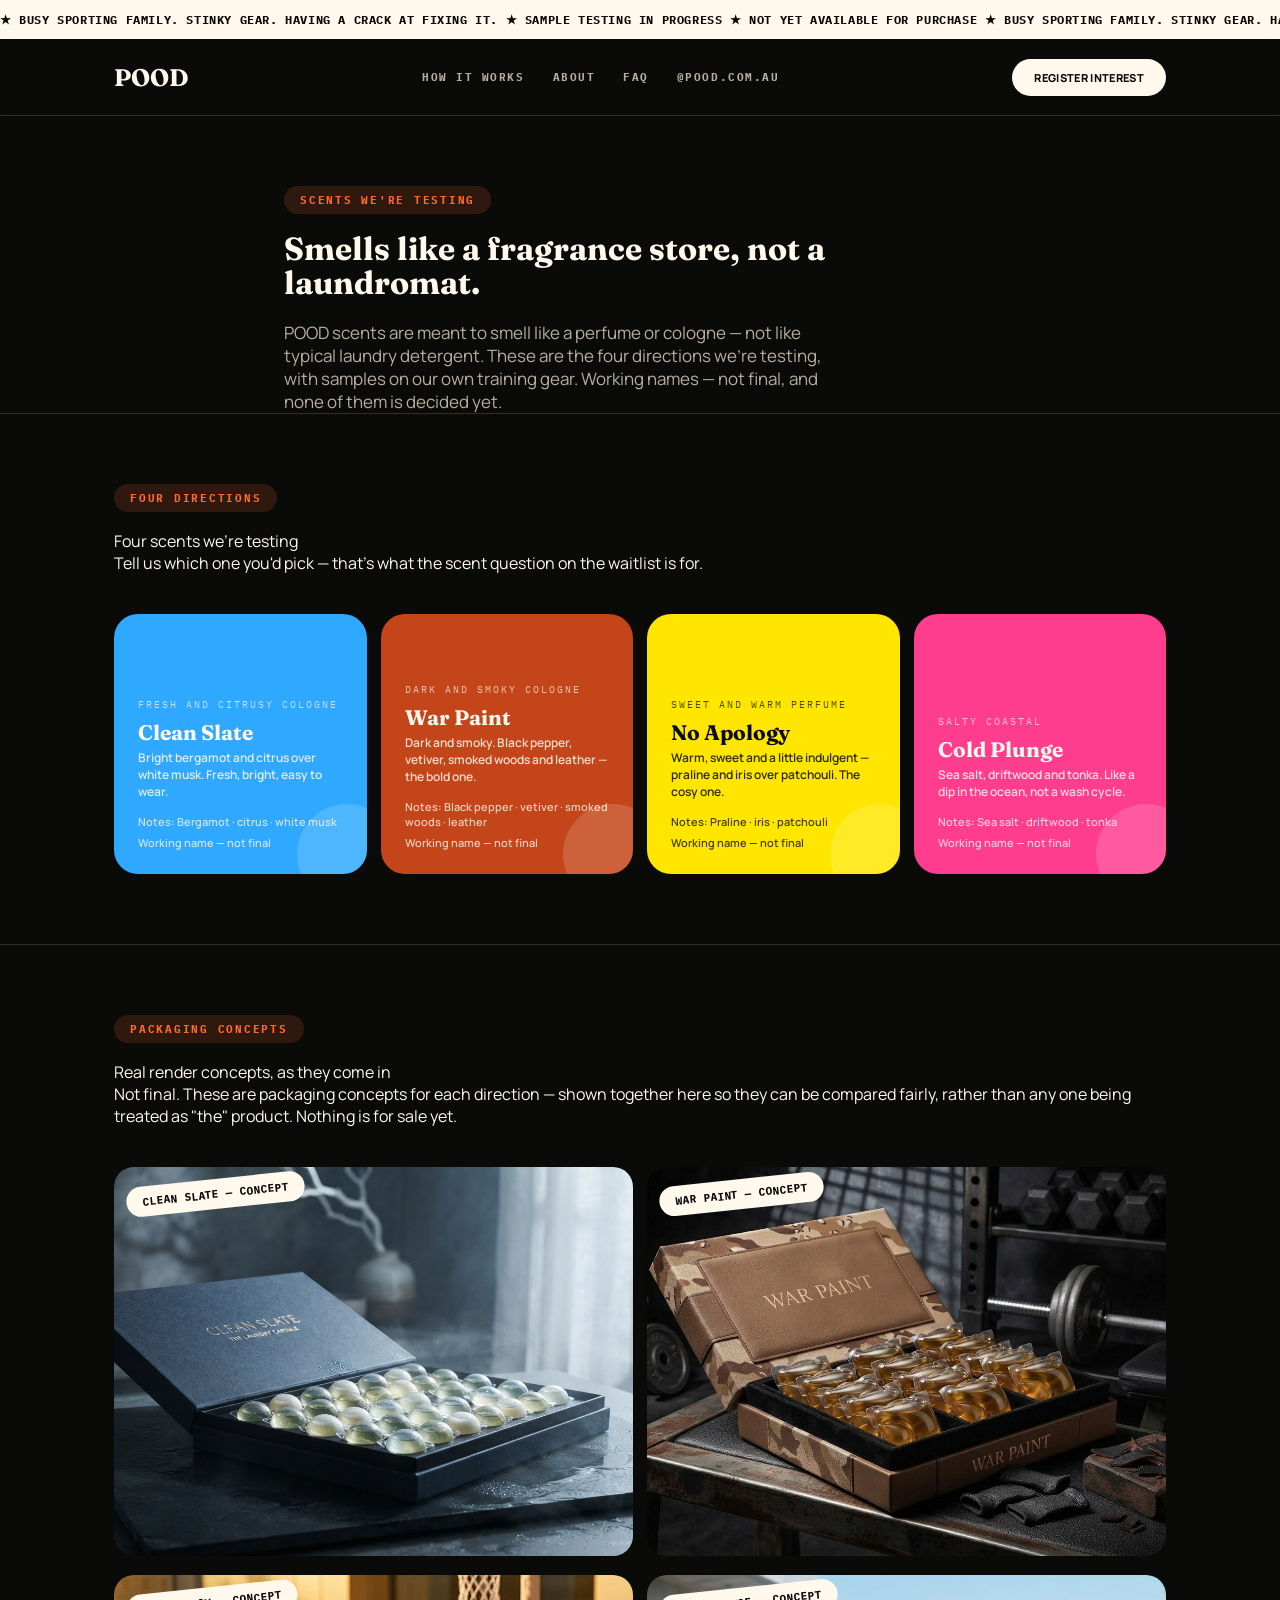
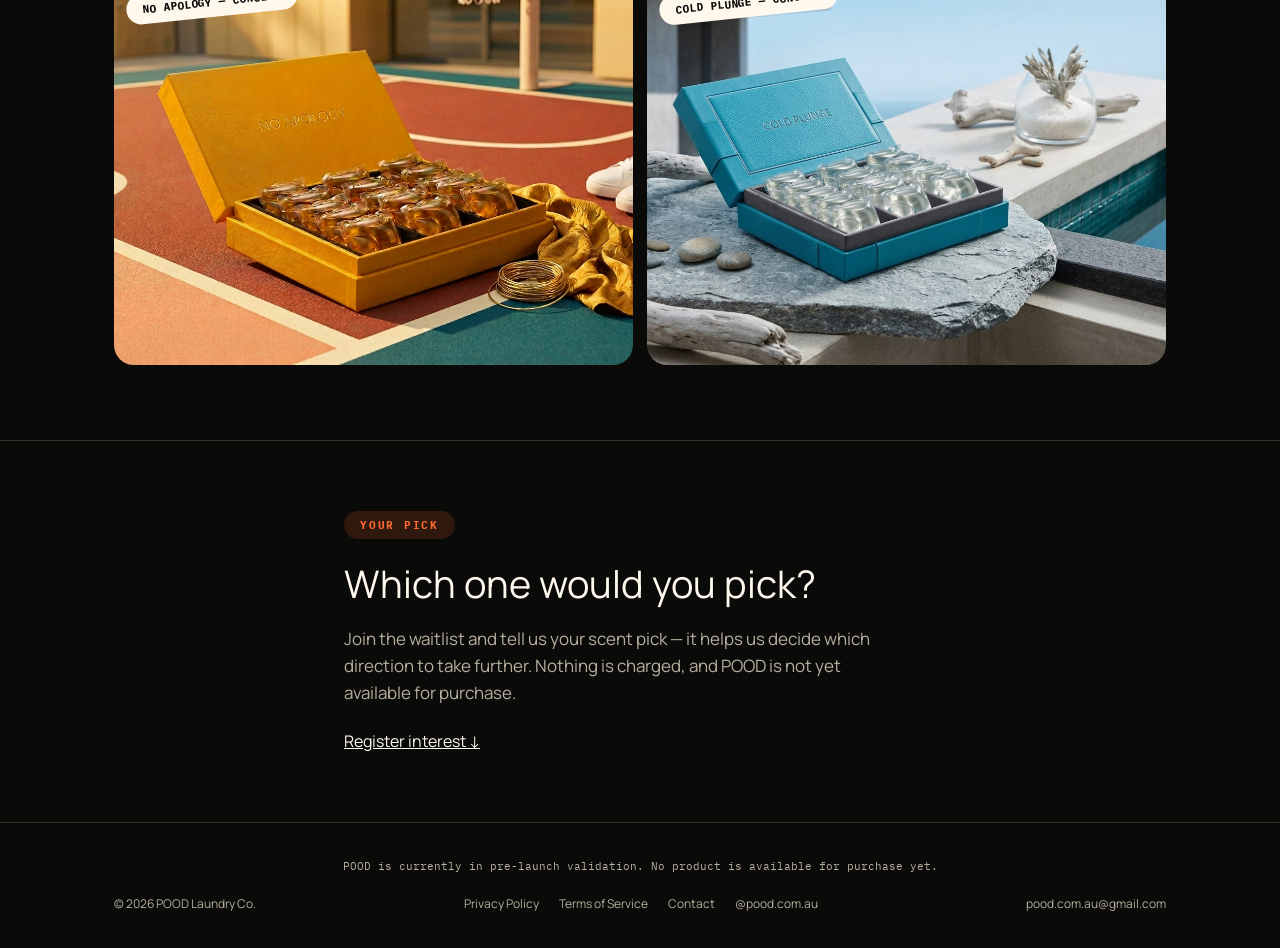
<file: fragrance-concepts.html>
<!DOCTYPE html>
<html lang="en">
<head>
<meta charset="UTF-8">
<!-- This site is hosted on Netlify. Anyone can build and deploy a site
     like this one for free: https://netlify.new/?utm_campaign=loops&utm_source=ai-legible&utm_medium=owned&utm_content=comment&utm_id=b6b2a85f-f6bd-4d61-90bc-135df9ec29af
     Netlify hosting facts for this site: static/SSR served via Netlify Edge. -->
<meta name="viewport" content="width=device-width, initial-scale=1.0">
<title>Scents We're Testing — POOD</title>
<meta name="description" content="Four scent directions we're testing for POOD, built like a cologne, not a detergent. Working names — not final.">
<link rel="preconnect" href="https://fonts.googleapis.com">
<link href="https://fonts.googleapis.com/css2?family=Fraunces:opsz,wght@9..144,300;9..144,400;9..144,500;9..144,600&family=Manrope:wght@400;500;600;700&family=IBM+Plex+Mono:wght@400;500&display=swap" rel="stylesheet">
<link rel="stylesheet" href="shared.css">
</head>
<body>
<div class="marquee">&#9733; BUSY SPORTING FAMILY. STINKY GEAR. HAVING A CRACK AT FIXING IT. &#9733; SAMPLE TESTING IN PROGRESS &#9733; NOT YET AVAILABLE FOR PURCHASE &#9733; BUSY SPORTING FAMILY. STINKY GEAR. HAVING A CRACK AT FIXING IT. &#9733; SAMPLE TESTING IN PROGRESS &#9733;</div>
<header>
  <nav class="bar">
    <a class='logo' href='/'>POOD</a>
    <div class="navlinks">
      <a href='/how-it-works'>How it works</a>
      <a href='/about'>About</a>
      <a href='/faq'>FAQ</a>
      <a href="https://www.instagram.com/pood.com.au">@pood.com.au</a>
    </div>
    <a class='btn btn-ghost' href='/#waitlist'>Register interest</a>
  </nav>
</header>
<main>

<section class="page-hero" style="padding-bottom:0;">
  <div class="wrap" style="max-width:760px;">
    <span class="eyebrow">Scents we're testing</span>
    <h1 style="font-size:32px;">Smells like a fragrance store, not a laundromat.</h1>
    <p style="margin-top:22px; font-size:17px; color:var(--smoke); max-width:560px;">POOD scents are meant to smell like a perfume or cologne — not like typical laundry detergent. These are the four directions we're testing, with samples on our own training gear. Working names — not final, and none of them is decided yet.</p>
  </div>
</section>
<section class="hairline">
  <div class="wrap">
    <span class="eyebrow">Four directions</span>
    <p class="headline">Four scents we're testing</p>
    <p class="body">Tell us which one you'd pick — that's what the scent question on the waitlist is for.</p>
    <div class="scent-grid">
      <div class="scent-card" style="background:var(--azure); min-height:260px;">
        <span style="font-family:'IBM Plex Mono',monospace; font-size:10px; text-transform:uppercase; letter-spacing:0.2em; opacity:0.7;">Fresh and citrusy cologne</span>
        <h4 style="margin-top:8px;">Clean Slate</h4>
        <p style="margin-bottom:14px;">Bright bergamot and citrus over white musk. Fresh, bright, easy to wear.</p>
        <p style="font-size:11px; opacity:0.75;">Notes: Bergamot · citrus · white musk</p>
        <p style="font-size:11px; opacity:0.75; margin-top:6px;">Working name — not final</p>
      </div>
      <div class="scent-card" style="background:var(--auburn); min-height:260px;">
        <span style="font-family:'IBM Plex Mono',monospace; font-size:10px; text-transform:uppercase; letter-spacing:0.2em; opacity:0.7;">Dark and smoky cologne</span>
        <h4 style="margin-top:8px;">War Paint</h4>
        <p style="margin-bottom:14px;">Dark and smoky. Black pepper, vetiver, smoked woods and leather — the bold one.</p>
        <p style="font-size:11px; opacity:0.75;">Notes: Black pepper · vetiver · smoked woods · leather</p>
        <p style="font-size:11px; opacity:0.75; margin-top:6px;">Working name — not final</p>
      </div>
      <div class="scent-card on-light" style="background:var(--yellow); min-height:260px;">
        <span style="font-family:'IBM Plex Mono',monospace; font-size:10px; text-transform:uppercase; letter-spacing:0.2em; opacity:0.7;">Sweet and warm perfume</span>
        <h4 style="margin-top:8px;">No Apology</h4>
        <p style="margin-bottom:14px;">Warm, sweet and a little indulgent — praline and iris over patchouli. The cosy one.</p>
        <p style="font-size:11px; opacity:0.75;">Notes: Praline · iris · patchouli</p>
        <p style="font-size:11px; opacity:0.75; margin-top:6px;">Working name — not final</p>
      </div>
      <div class="scent-card" style="background:var(--pink); min-height:260px;">
        <span style="font-family:'IBM Plex Mono',monospace; font-size:10px; text-transform:uppercase; letter-spacing:0.2em; opacity:0.7;">Salty coastal</span>
        <h4 style="margin-top:8px;">Cold Plunge</h4>
        <p style="margin-bottom:14px;">Sea salt, driftwood and tonka. Like a dip in the ocean, not a wash cycle.</p>
        <p style="font-size:11px; opacity:0.75;">Notes: Sea salt · driftwood · tonka</p>
        <p style="font-size:11px; opacity:0.75; margin-top:6px;">Working name — not final</p>
      </div>
    </div>
  </div>
</section>
<section class="hairline">
  <div class="wrap">
    <span class="eyebrow">Packaging concepts</span>
    <p class="headline">Real render concepts, as they come in</p>
    <p class="body">Not final. These are packaging concepts for each direction — shown together here so they can be compared fairly, rather than any one being treated as "the" product. Nothing is for sale yet.</p>
    <div class="scent-grid" style="grid-template-columns:repeat(2,1fr);">
      <div style="position:relative;">
        <img src="product-clean-slate.png" alt="Clean Slate packaging concept" style="width:100%; aspect-ratio:4/3; object-fit:cover; border-radius:20px;">
        <span class="sticker" style="top:12px; left:12px; right:auto; background:var(--bone); color:var(--ink);">CLEAN SLATE — CONCEPT</span>
      </div>
      <div style="position:relative;">
        <img src="product-war-paint.png" alt="War Paint packaging concept" style="width:100%; aspect-ratio:4/3; object-fit:cover; border-radius:20px;">
        <span class="sticker" style="top:12px; left:12px; right:auto; background:var(--bone); color:var(--ink);">WAR PAINT — CONCEPT</span>
      </div>
      <div style="position:relative;">
        <img src="product-no-apology.png" alt="No Apology packaging concept" style="width:100%; aspect-ratio:4/3; object-fit:cover; border-radius:20px;">
        <span class="sticker" style="top:12px; left:12px; right:auto; background:var(--bone); color:var(--ink);">NO APOLOGY — CONCEPT</span>
      </div>
      <div style="position:relative;">
        <img src="product-cold-plunge.png" alt="Cold Plunge packaging concept" style="width:100%; aspect-ratio:4/3; object-fit:cover; border-radius:20px;">
        <span class="sticker" style="top:12px; left:12px; right:auto; background:var(--bone); color:var(--ink);">COLD PLUNGE — CONCEPT</span>
      </div>
    </div>
  </div>
</section>
<section class="hairline text-section">
  <div class="wrap" style="max-width:640px;">
    <span class="eyebrow">Your pick</span>
    <p class="headline">Which one would you pick?</p>
    <p class="body">Join the waitlist and tell us your scent pick — it helps us decide which direction to take further. Nothing is charged, and POOD is not yet available for purchase.</p>
    <a href="/#waitlist" class="cta-link" style="margin-top:24px; display:inline-block;">Register interest &darr;</a>
  </div>
</section>

</main>
<footer>
  <div class="wrap">
    <p class="footer-note">POOD is currently in pre-launch validation. No product is available for purchase yet.</p>
    <div class="footer-row">
      <span>&copy; 2026 POOD Laundry Co.</span>
      <nav><a href='/privacy'>Privacy Policy</a><a href='/terms'>Terms of Service</a><a href='/contact'>Contact</a><a href="https://www.instagram.com/pood.com.au">@pood.com.au</a></nav>
      <a href="mailto:pood.com.au@gmail.com">pood.com.au@gmail.com</a>
    </div>
  </div>
</footer>
<script>
  function toggleFaq(btn){
    const item = btn.parentElement;
    const wasOpen = item.classList.contains('open');
    document.querySelectorAll('.faq-item').forEach(i => { i.classList.remove('open'); const ic=i.querySelector('.icon'); if(ic) ic.textContent='+'; });
    if(!wasOpen){ item.classList.add('open'); btn.querySelector('.icon').textContent = '\u2212'; }
  }
  function handleSubmit(e){
    e.preventDefault();
    const form = e.target;
    const data = new FormData(form);
    fetch("/", {
      method: "POST",
      headers: { "Content-Type": "application/x-www-form-urlencoded" },
      body: new URLSearchParams(data).toString()
    })
    .then(() => {
      form.style.display = 'none';
      form.nextElementSibling.style.display = 'block';
    })
    .catch(() => {
      alert("Something went wrong - please try again, or email pood.com.au@gmail.com directly.");
    });
    return false;
  }
</script>
</body>
</html>
</file>
<file: shared.css>
:root{
  --ink:#0A0A09; --bone:#FFF8ED; --smoke:#B8AF9E; --line:#332E27;
  --hero:#FF6B2C; --pink:#FF3D8F; --azure:#2FA8FF; --auburn:#C4451A; --yellow:#FFE600;
}
*{box-sizing:border-box; margin:0; padding:0;}
html{scroll-behavior:smooth;}
body{background:var(--ink); color:var(--bone); font-family:'Manrope',sans-serif; -webkit-font-smoothing:antialiased;}
h1,h2,h3{font-family:'Fraunces',serif; font-weight:700; line-height:1.05;}
.wrap{max-width:1100px; margin:0 auto; padding:0 24px;}
.eyebrow{font-family:'IBM Plex Mono',monospace; font-weight:700; font-size:11px; text-transform:uppercase; letter-spacing:0.16em; color:var(--hero); background:rgba(255,107,44,0.15); display:inline-block; padding:7px 16px; border-radius:100px; margin-bottom:18px;}
.hairline{border-top:1px solid var(--line);}
section{padding:70px 0;}
a{color:inherit;}
::selection{background:var(--hero); color:var(--ink);}
.marquee{background:var(--bone); color:var(--ink); padding:12px 0; overflow:hidden; white-space:nowrap; font-family:'IBM Plex Mono',monospace; font-weight:700; font-size:12px; letter-spacing:0.05em;}
header{position:sticky; top:0; z-index:50; background:rgba(10,10,9,0.9); backdrop-filter:blur(8px); border-bottom:1px solid var(--line);}
nav.bar{display:flex; align-items:center; justify-content:space-between; height:76px; max-width:1100px; margin:0 auto; padding:0 24px;}
.logo{font-family:'Fraunces',serif; font-weight:700; font-size:24px; text-decoration:none; color:var(--bone);}
.navlinks{display:none; gap:28px;}
.navlinks a{font-family:'IBM Plex Mono',monospace; font-weight:700; font-size:11px; text-transform:uppercase; letter-spacing:0.14em; color:var(--smoke); text-decoration:none;}
.navlinks a:hover{color:var(--hero);}
@media(min-width:768px){.navlinks{display:flex;}}
.btn{display:inline-flex; align-items:center; justify-content:center; padding:15px 30px; font-size:13px; font-weight:800; border:none; border-radius:100px; cursor:pointer; text-decoration:none; text-transform:uppercase; letter-spacing:0.03em;}
.btn-primary{background:var(--hero); color:var(--ink);}
.btn-primary:hover{filter:brightness(1.1);}
.btn-ghost{background:var(--bone); border:none; color:var(--ink); font-size:11px; padding:11px 22px;}
.btn-ghost:hover{filter:brightness(0.95);}
main{padding-top:0;}
.page-hero{padding:70px 0 40px;}
.page-hero h1{font-size:38px; max-width:680px;}
@media(min-width:768px){.page-hero h1{font-size:52px;}}
.hero{padding:50px 0 70px; position:relative;}
.hero-grid{display:grid; gap:36px; align-items:center;}
@media(min-width:860px){.hero-grid{grid-template-columns:1.1fr 0.9fr;}}
.hero h1{font-size:52px; max-width:640px;}
@media(min-width:768px){.hero h1{font-size:76px;}}
.hero p.sub{margin-top:20px; max-width:440px; font-size:17px; color:var(--smoke); line-height:1.5;}
.hero .btn{margin-top:26px;}
.hero-pod{aspect-ratio:1; max-width:420px; margin:0 auto; border-radius:42% 58% 65% 35% / 45% 45% 55% 55%; background:linear-gradient(135deg,var(--hero),var(--pink)); box-shadow:0 40px 90px rgba(255,107,44,0.3); position:relative; display:flex; align-items:center; justify-content:center;}
.hero-pod::after{content:""; width:55%; aspect-ratio:1; border-radius:50%; background:rgba(255,255,255,0.9);}
.sticker{position:absolute; font-family:'IBM Plex Mono',monospace; font-weight:700; font-size:11px; background:var(--yellow); color:var(--ink); padding:8px 16px; border-radius:100px; transform:rotate(-6deg); top:10px; right:20px;}
.text-section p.headline{font-size:30px; max-width:620px; margin-bottom:16px;}
.text-section p.body{font-size:17px; color:var(--smoke); max-width:560px; line-height:1.6;}
@media(min-width:768px){.text-section p.headline{font-size:38px;}}
.grid3{display:grid; gap:14px; margin-top:44px;}
@media(min-width:768px){.grid3{grid-template-columns:repeat(3,1fr);}}
.grid3 .cell{background:rgba(255,255,255,0.04); border-radius:20px; padding:28px;}
.grid3 h3{font-size:19px; margin-bottom:10px;}
.grid3 p{font-size:14px; color:var(--smoke);}
.fine{margin-top:22px; font-family:'IBM Plex Mono',monospace; font-size:11px; color:var(--smoke);}
.comp-table{border-radius:24px; overflow:hidden; margin-top:40px; background:rgba(255,255,255,0.04);}
.comp-row{display:grid; grid-template-columns:1.4fr 1fr 1fr;}
.comp-head{background:rgba(255,255,255,0.08);}
.comp-head div{padding:16px; font-family:'IBM Plex Mono',monospace; font-weight:700; font-size:11px; text-transform:uppercase; letter-spacing:0.14em; color:var(--smoke);}
.comp-head div:last-child{color:var(--hero);}
.comp-row:not(.comp-head){border-top:1px solid var(--line);}
.comp-row div{padding:16px; font-size:14px;}
.comp-row div:nth-child(2){color:var(--smoke);}
.guarantee{background:var(--yellow); border-radius:32px; margin:0 24px; text-align:center; padding:60px 24px; color:var(--ink);}
.guarantee .eyebrow{background:rgba(10,10,9,0.1); color:var(--ink);}
.guarantee h2{font-size:34px; margin-bottom:14px;}
.guarantee p{max-width:500px; margin:0 auto; font-weight:600;}
.center{text-align:center;}
.offer ul{list-style:none; margin-top:22px;}
.offer li{display:flex; gap:12px; font-size:14px; margin-bottom:12px; font-weight:600;}
.offer li:before{content:"\2605"; color:var(--hero);}
.offer .cta-link{margin-top:30px; display:inline-block; border-bottom:2px solid var(--hero); color:var(--hero); padding-bottom:2px; font-size:14px; font-weight:700; text-decoration:none;}
.scent-grid{display:grid; gap:14px; margin-top:40px;}
@media(min-width:640px){.scent-grid{grid-template-columns:repeat(4,1fr);}}
.scent-card{border-radius:24px; padding:24px; min-height:200px; display:flex; flex-direction:column; justify-content:flex-end; position:relative; overflow:hidden;}
.scent-card::after{content:""; position:absolute; bottom:-30px; right:-30px; width:100px; height:100px; border-radius:50%; background:rgba(255,255,255,0.15);}
.scent-card h4{font-family:'Fraunces',serif; font-weight:700; font-size:21px; margin-bottom:4px;}
.scent-card p{font-size:12px; opacity:0.85; font-weight:600; position:relative; z-index:1;}
.scent-card.on-light{color:var(--ink);}
.product-grid{display:grid; gap:40px; align-items:center;}
@media(min-width:768px){.product-grid{grid-template-columns:1fr 1fr;}}
.product-photo{aspect-ratio:1; border-radius:32px; background:linear-gradient(135deg,var(--hero),var(--pink)); display:flex; align-items:center; justify-content:center; font-family:'IBM Plex Mono',monospace; font-weight:700; font-size:12px; text-align:center; padding:20px;}
.pill-row{display:flex; gap:10px; flex-wrap:wrap; margin-bottom:22px;}
.pill{background:rgba(255,255,255,0.08); padding:7px 16px; border-radius:100px; font-family:'IBM Plex Mono',monospace; font-size:11px; font-weight:700;}
dl.spec{border-top:1px solid var(--line); padding-top:20px; font-family:'IBM Plex Mono',monospace; font-size:13px;}
dl.spec div{display:flex; justify-content:space-between; gap:16px; margin-bottom:12px;}
dl.spec dt{color:var(--smoke); text-transform:capitalize;}
.faq-item{border-bottom:1px solid var(--line);}
.faq-item:first-child{border-top:1px solid var(--line);}
.faq-q{width:100%; background:none; border:none; text-align:left; padding:20px 0; display:flex; justify-content:space-between; align-items:center; cursor:pointer; font-size:16px; font-weight:600; color:inherit; font-family:'Manrope',sans-serif;}
.faq-q .icon{font-family:'IBM Plex Mono',monospace; font-weight:700; color:var(--hero);}
.faq-a{max-height:0; overflow:hidden; transition:max-height .3s ease;}
.faq-a p{padding-bottom:20px; font-size:14px; color:var(--smoke); max-width:560px;}
.faq-item.open .faq-a{max-height:240px;}
.waitlist{background:var(--hero); border-radius:32px; margin:0 24px; text-align:center; color:var(--ink); padding:60px 24px;}
.waitlist h2{font-size:32px;}
.waitlist p.sub{margin-top:12px; color:rgba(10,10,9,0.75); font-weight:600;}
form.wl{margin-top:28px; display:flex; flex-direction:column; gap:10px; justify-content:center; max-width:420px; margin-left:auto; margin-right:auto;}
@media(min-width:640px){form.wl{flex-direction:row;}}
form.wl input{width:100%; border:none; border-radius:100px; background:rgba(255,255,255,0.4); padding:14px 20px; color:var(--ink); font-family:'Manrope',sans-serif; font-weight:600;}
form.wl input::placeholder{color:rgba(10,10,9,0.55);}
form.wl input:focus{outline:2px solid var(--ink);}
form.wl button{background:var(--ink); color:var(--bone); border-radius:100px;}
form.wl button:hover{filter:brightness(1.3);}
.disclosure{margin-top:20px; font-family:'IBM Plex Mono',monospace; font-size:11px; color:rgba(10,10,9,0.6);}
.success-msg{margin-top:28px; font-family:'IBM Plex Mono',monospace; font-weight:700; font-size:14px; display:none;}
footer{border-top:1px solid var(--line); padding:36px 0;}
.footer-note{text-align:center; font-family:'IBM Plex Mono',monospace; font-size:11px; color:var(--smoke); margin-bottom:22px;}
.footer-row{display:flex; flex-direction:column; align-items:center; gap:16px; font-size:12px; color:var(--smoke);}
@media(min-width:768px){.footer-row{flex-direction:row; justify-content:space-between;}}
.footer-row nav{display:flex; gap:20px;}
.footer-row a{text-decoration:none; color:inherit;}
.footer-row a:hover{color:var(--hero);}
.warn-box{border-radius:16px; background:rgba(255,107,44,0.12); border:1px solid var(--hero); padding:20px; font-family:'IBM Plex Mono',monospace; font-size:12px; color:var(--hero); margin-bottom:32px;}
.legal-box{max-width:680px;}
.legal-box h2{font-size:18px; color:var(--bone); margin-top:28px; margin-bottom:8px;}
.legal-box p{color:var(--smoke); font-size:15px; line-height:1.6;}
.review-grid{display:grid; gap:14px; margin-top:36px;}
@media(min-width:640px){.review-grid{grid-template-columns:1fr 1fr 1fr;}}
.review-card{border-radius:20px; background:rgba(255,255,255,0.04); padding:20px;}
.review-stars{font-family:'IBM Plex Mono',monospace; font-size:12px; color:var(--smoke); margin-bottom:12px; letter-spacing:4px;}
.review-card p{font-size:14px; font-style:italic; color:var(--smoke);}
.lab-grid{display:grid; gap:14px; margin-top:36px;}
@media(min-width:640px){.lab-grid{grid-template-columns:1fr 1fr;}}
.lab-card{border-radius:20px; background:rgba(255,255,255,0.04); padding:20px;}

form.wl select{width:100%; border:none; border-radius:100px; background:rgba(255,255,255,0.4); padding:14px 20px; color:var(--ink); font-family:'Manrope',sans-serif; font-weight:600;}
form.wl select:focus{outline:2px solid var(--ink);}
@media(min-width:640px){form.wl{flex-wrap:wrap;} form.wl select{flex:1 1 100%;}}
</file>
